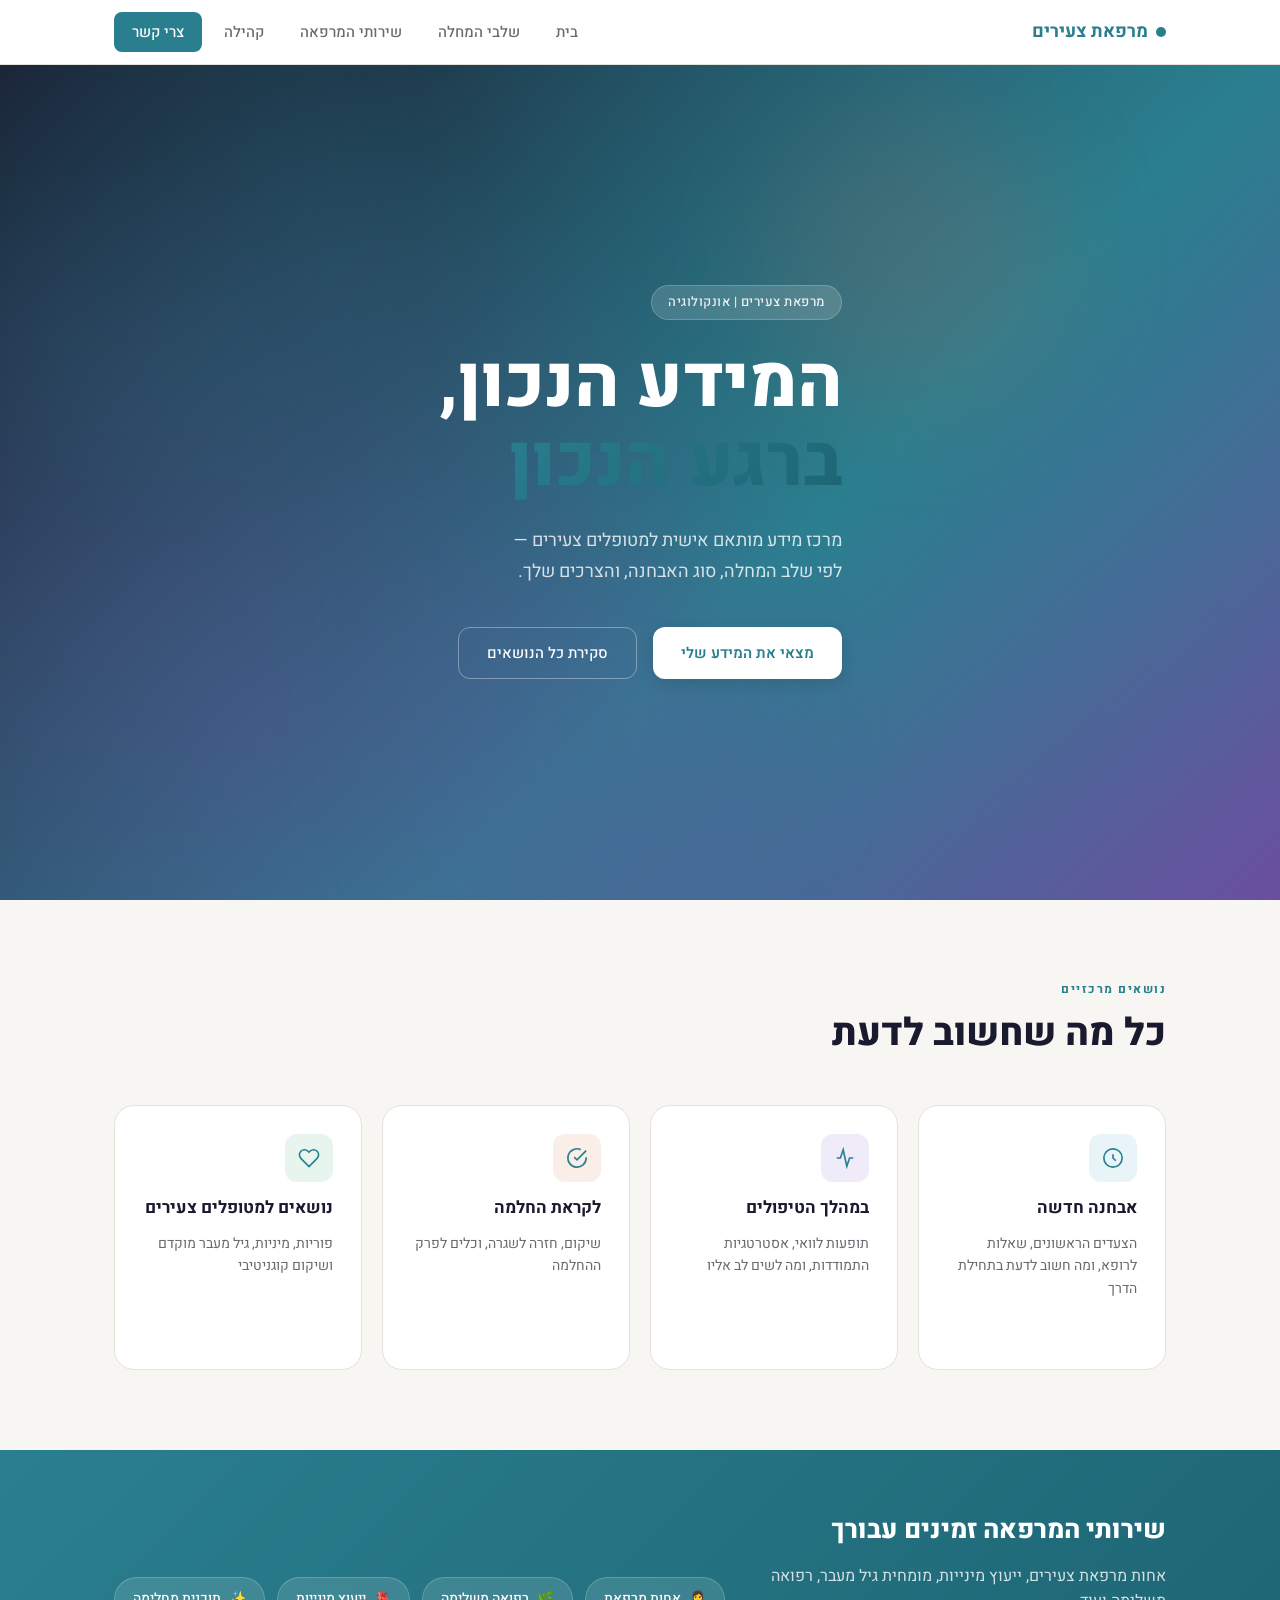
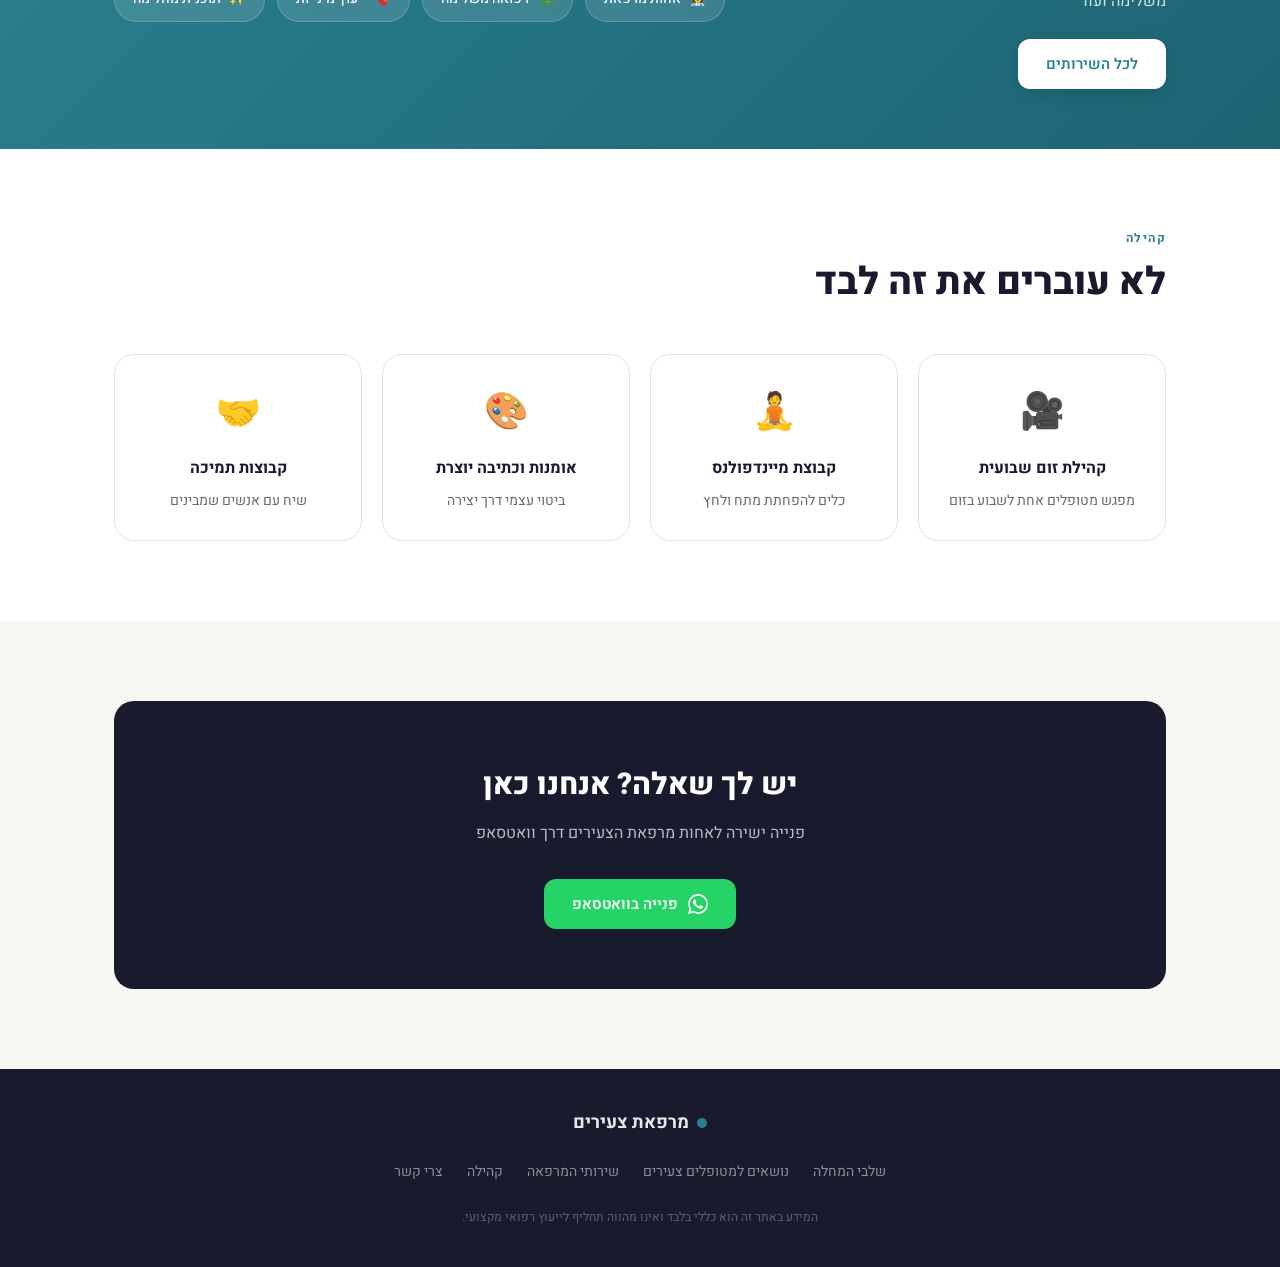
<file: index.html>
<!DOCTYPE html>
<html lang="he" dir="rtl">
<head>
  <meta charset="UTF-8" />
  <meta name="viewport" content="width=device-width, initial-scale=1.0" />
  <title>מרפאת צעירים – מידע ותמיכה</title>
  <link rel="stylesheet" href="style.css" />
  <link rel="preconnect" href="https://fonts.googleapis.com" />
  <link href="https://fonts.googleapis.com/css2?family=Heebo:wght@300;400;500;600;700;800&display=swap" rel="stylesheet" />
</head>
<body>

  <!-- NAVIGATION -->
  <nav class="nav" id="nav">
    <div class="nav-inner">
      <div class="nav-logo">
        <span class="logo-dot"></span>
        מרפאת צעירים
      </div>
      <div class="nav-links">
        <a href="#" onclick="showPage('home')" class="nav-link">בית</a>
        <a href="#" onclick="showPage('stages')" class="nav-link">שלבי המחלה</a>
        <a href="#" onclick="showPage('services')" class="nav-link">שירותי המרפאה</a>
        <a href="#" onclick="showPage('community')" class="nav-link">קהילה</a>
        <a href="#" onclick="showPage('contact')" class="nav-link nav-cta">צרי קשר</a>
      </div>
      <button class="hamburger" id="hamburger" onclick="toggleMenu()">
        <span></span><span></span><span></span>
      </button>
    </div>
    <div class="mobile-menu" id="mobileMenu">
      <a href="#" onclick="showPage('home'); toggleMenu()">בית</a>
      <a href="#" onclick="showPage('stages'); toggleMenu()">שלבי המחלה</a>
      <a href="#" onclick="showPage('services'); toggleMenu()">שירותי המרפאה</a>
      <a href="#" onclick="showPage('community'); toggleMenu()">קהילה</a>
      <a href="#" onclick="showPage('contact'); toggleMenu()">צרי קשר</a>
    </div>
  </nav>

  <!-- ===== PAGE: HOME ===== -->
  <div class="page active" id="page-home">

    <!-- Hero -->
    <section class="hero">
      <div class="hero-bg"></div>
      <div class="container hero-content">
        <div class="hero-badge">מרפאת צעירים | אונקולוגיה</div>
        <h1 class="hero-title">
          המידע הנכון,<br />
          <span class="gradient-text">ברגע הנכון</span>
        </h1>
        <p class="hero-sub">
          מרכז מידע מותאם אישית למטופלים צעירים —<br />
          לפי שלב המחלה, סוג האבחנה, והצרכים שלך.
        </p>
        <div class="hero-actions">
          <button class="btn-primary" onclick="showPage('onboarding')">מצאי את המידע שלי</button>
          <button class="btn-ghost" onclick="showPage('stages')">סקירת כל הנושאים</button>
        </div>
      </div>
      <div class="hero-visual">
        <div class="blob blob-1"></div>
        <div class="blob blob-2"></div>
        <div class="blob blob-3"></div>
      </div>
    </section>

    <!-- Quick Topics -->
    <section class="section">
      <div class="container">
        <div class="section-label">נושאים מרכזיים</div>
        <h2 class="section-title">כל מה שחשוב לדעת</h2>
        <div class="topics-grid">
          <div class="topic-card" onclick="showStage('new')">
            <div class="topic-icon" style="background: var(--teal-light);">
              <svg viewBox="0 0 24 24" fill="none" stroke="currentColor" stroke-width="1.8">
                <circle cx="12" cy="12" r="10"/><path d="M12 8v4l3 3"/>
              </svg>
            </div>
            <h3>אבחנה חדשה</h3>
            <p>הצעדים הראשונים, שאלות לרופא, ומה חשוב לדעת בתחילת הדרך</p>
            <span class="card-arrow">←</span>
          </div>
          <div class="topic-card" onclick="showStage('treatment')">
            <div class="topic-icon" style="background: var(--purple-light);">
              <svg viewBox="0 0 24 24" fill="none" stroke="currentColor" stroke-width="1.8">
                <path d="M3 12h4l3-9 4 18 3-9h4"/>
              </svg>
            </div>
            <h3>במהלך הטיפולים</h3>
            <p>תופעות לוואי, אסטרטגיות התמודדות, ומה לשים לב אליו</p>
            <span class="card-arrow">←</span>
          </div>
          <div class="topic-card" onclick="showStage('recovery')">
            <div class="topic-icon" style="background: var(--coral-light);">
              <svg viewBox="0 0 24 24" fill="none" stroke="currentColor" stroke-width="1.8">
                <path d="M22 11.08V12a10 10 0 1 1-5.93-9.14"/><polyline points="22 4 12 14.01 9 11.01"/>
              </svg>
            </div>
            <h3>לקראת החלמה</h3>
            <p>שיקום, חזרה לשגרה, וכלים לפרק ההחלמה</p>
            <span class="card-arrow">←</span>
          </div>
          <div class="topic-card" onclick="showPage('youngTopics')">
            <div class="topic-icon" style="background: var(--green-light);">
              <svg viewBox="0 0 24 24" fill="none" stroke="currentColor" stroke-width="1.8">
                <path d="M20.84 4.61a5.5 5.5 0 0 0-7.78 0L12 5.67l-1.06-1.06a5.5 5.5 0 0 0-7.78 7.78l1.06 1.06L12 21.23l7.78-7.78 1.06-1.06a5.5 5.5 0 0 0 0-7.78z"/>
              </svg>
            </div>
            <h3>נושאים למטופלים צעירים</h3>
            <p>פוריות, מיניות, גיל מעבר מוקדם ושיקום קוגניטיבי</p>
            <span class="card-arrow">←</span>
          </div>
        </div>
      </div>
    </section>

    <!-- Services Strip -->
    <section class="strip">
      <div class="container">
        <div class="strip-inner">
          <div class="strip-text">
            <h2>שירותי המרפאה זמינים עבורך</h2>
            <p>אחות מרפאת צעירים, ייעוץ מינייות, מומחית גיל מעבר, רפואה משלימה ועוד</p>
            <button class="btn-primary" onclick="showPage('services')">לכל השירותים</button>
          </div>
          <div class="strip-cards">
            <div class="mini-card"><span>👩‍⚕️</span> אחות מרפאת</div>
            <div class="mini-card"><span>🌿</span> רפואה משלימה</div>
            <div class="mini-card"><span>🫀</span> ייעוץ מינייות</div>
            <div class="mini-card"><span>✨</span> תוכנית מחלימה</div>
          </div>
        </div>
      </div>
    </section>

    <!-- Community -->
    <section class="section bg-light">
      <div class="container">
        <div class="section-label">קהילה</div>
        <h2 class="section-title">לא עוברים את זה לבד</h2>
        <div class="community-grid">
          <div class="comm-card" onclick="showPage('community')">
            <div class="comm-icon">🎥</div>
            <h4>קהילת זום שבועית</h4>
            <p>מפגש מטופלים אחת לשבוע בזום</p>
          </div>
          <div class="comm-card" onclick="showPage('community')">
            <div class="comm-icon">🧘</div>
            <h4>קבוצת מיינדפולנס</h4>
            <p>כלים להפחתת מתח ולחץ</p>
          </div>
          <div class="comm-card" onclick="showPage('community')">
            <div class="comm-icon">🎨</div>
            <h4>אומנות וכתיבה יוצרת</h4>
            <p>ביטוי עצמי דרך יצירה</p>
          </div>
          <div class="comm-card" onclick="showPage('community')">
            <div class="comm-icon">🤝</div>
            <h4>קבוצות תמיכה</h4>
            <p>שיח עם אנשים שמבינים</p>
          </div>
        </div>
      </div>
    </section>

    <!-- CTA -->
    <section class="cta-section">
      <div class="container">
        <div class="cta-box">
          <h2>יש לך שאלה? אנחנו כאן</h2>
          <p>פנייה ישירה לאחות מרפאת הצעירים דרך וואטסאפ</p>
          <button class="btn-whatsapp" onclick="showPage('contact')">
            <svg viewBox="0 0 24 24" fill="currentColor"><path d="M17.472 14.382c-.297-.149-1.758-.867-2.03-.967-.273-.099-.471-.148-.67.15-.197.297-.767.966-.94 1.164-.173.199-.347.223-.644.075-.297-.15-1.255-.463-2.39-1.475-.883-.788-1.48-1.761-1.653-2.059-.173-.297-.018-.458.13-.606.134-.133.298-.347.446-.52.149-.174.198-.298.298-.497.099-.198.05-.371-.025-.52-.075-.149-.669-1.612-.916-2.207-.242-.579-.487-.5-.669-.51-.173-.008-.371-.01-.57-.01-.198 0-.52.074-.792.372-.272.297-1.04 1.016-1.04 2.479 0 1.462 1.065 2.875 1.213 3.074.149.198 2.096 3.2 5.077 4.487.709.306 1.262.489 1.694.625.712.227 1.36.195 1.871.118.571-.085 1.758-.719 2.006-1.413.248-.694.248-1.289.173-1.413-.074-.124-.272-.198-.57-.347m-5.421 7.403h-.004a9.87 9.87 0 01-5.031-1.378l-.361-.214-3.741.982.998-3.648-.235-.374a9.86 9.86 0 01-1.51-5.26c.001-5.45 4.436-9.884 9.888-9.884 2.64 0 5.122 1.03 6.988 2.898a9.825 9.825 0 012.893 6.994c-.003 5.45-4.437 9.884-9.885 9.884m8.413-18.297A11.815 11.815 0 0012.05 0C5.495 0 .16 5.335.157 11.892c0 2.096.547 4.142 1.588 5.945L.057 24l6.305-1.654a11.882 11.882 0 005.683 1.448h.005c6.554 0 11.89-5.335 11.893-11.893a11.821 11.821 0 00-3.48-8.413z"/></svg>
            פנייה בוואטסאפ
          </button>
        </div>
      </div>
    </section>

  </div>

  <!-- ===== PAGE: ONBOARDING ===== -->
  <div class="page" id="page-onboarding">
    <section class="section onboarding-section">
      <div class="container onboarding-container">
        <button class="back-btn" onclick="showPage('home')">← חזרה</button>
        <div class="onboard-step" id="step-1">
          <div class="section-label">שלב 1 מתוך 3</div>
          <h2 class="section-title">איפה את/ה בדרך?</h2>
          <div class="onboard-options">
            <div class="onboard-option" onclick="selectStage('new'); nextStep(2)">
              <div class="option-icon">🔍</div>
              <h3>אבחנה חדשה</h3>
              <p>רק קיבלתי את האבחנה</p>
            </div>
            <div class="onboard-option" onclick="selectStage('treatment'); nextStep(2)">
              <div class="option-icon">💊</div>
              <h3>במהלך הטיפולים</h3>
              <p>כרגע עובר/ת טיפולים</p>
            </div>
            <div class="onboard-option" onclick="selectStage('recovery'); nextStep(2)">
              <div class="option-icon">🌱</div>
              <h3>לקראת החלמה</h3>
              <p>סיימתי טיפולים ובתהליך החלמה</p>
            </div>
          </div>
        </div>
        <div class="onboard-step hidden" id="step-2">
          <div class="section-label">שלב 2 מתוך 3</div>
          <h2 class="section-title">מה סוג האבחנה?</h2>
          <div class="onboard-options">
            <div class="onboard-option" onclick="selectDiagnosis('breast'); nextStep(3)">
              <div class="option-icon">🩷</div>
              <h3>סרטן השד</h3>
            </div>
            <div class="onboard-option" onclick="selectDiagnosis('colon'); nextStep(3)">
              <div class="option-icon">🫁</div>
              <h3>סרטן המעי</h3>
            </div>
            <div class="onboard-option" onclick="selectDiagnosis('other'); nextStep(3)">
              <div class="option-icon">⚕️</div>
              <h3>אחר</h3>
            </div>
          </div>
        </div>
        <div class="onboard-step hidden" id="step-3">
          <div class="section-label">שלב 3 מתוך 3</div>
          <h2 class="section-title">מה הכי חשוב לך כרגע?</h2>
          <div class="onboard-options onboard-options-4">
            <div class="onboard-option" onclick="selectNeed('fertility')">
              <div class="option-icon">🌸</div>
              <h3>שימור פוריות</h3>
            </div>
            <div class="onboard-option" onclick="selectNeed('sexuality')">
              <div class="option-icon">💜</div>
              <h3>מיניות ותפקוד</h3>
            </div>
            <div class="onboard-option" onclick="selectNeed('cognitive')">
              <div class="option-icon">🧠</div>
              <h3>זיכרון וריכוז</h3>
            </div>
            <div class="onboard-option" onclick="selectNeed('community')">
              <div class="option-icon">🤝</div>
              <h3>קהילה ותמיכה</h3>
            </div>
          </div>
          <button class="btn-primary mt-2" onclick="showPersonalized()">הצגת המידע שלי</button>
        </div>
      </div>
    </section>
  </div>

  <!-- ===== PAGE: STAGES ===== -->
  <div class="page" id="page-stages">
    <section class="page-hero page-hero-teal">
      <div class="container">
        <button class="back-btn light" onclick="showPage('home')">← חזרה</button>
        <h1>מידע לפי שלב המחלה</h1>
        <p>בחרי את השלב הרלוונטי עבורך</p>
      </div>
    </section>
    <section class="section">
      <div class="container">
        <div class="stage-tabs">
          <button class="stage-tab active" onclick="showStageTab('new', this)">אבחנה חדשה</button>
          <button class="stage-tab" onclick="showStageTab('treatment', this)">במהלך הטיפולים</button>
          <button class="stage-tab" onclick="showStageTab('recovery', this)">לקראת החלמה</button>
        </div>

        <!-- New Diagnosis -->
        <div class="stage-content active" id="stage-new">
          <div class="info-grid">
            <div class="info-card">
              <div class="info-card-header teal">מה חשוב לדעת בתחילת הדרך</div>
              <div class="info-card-body">
                <ul>
                  <li>יש זמן לקבל חוות דעת שנייה — אל תמהרי להחליט</li>
                  <li>הביאי מישהו קרוב לפגישות עם הרופא</li>
                  <li>מותר לא לדעת הכול מיד</li>
                  <li>רשמי את כל השאלות שעולות לך</li>
                  <li>בקשי מהצוות הסבר בשפה פשוטה</li>
                </ul>
              </div>
            </div>
            <div class="info-card">
              <div class="info-card-header purple">שאלות לשאול את הרופא</div>
              <div class="info-card-body">
                <ul>
                  <li>מה בדיוק האבחנה ומה השלב?</li>
                  <li>מה אפשרויות הטיפול ומה ההמלצה?</li>
                  <li>מה תופעות הלוואי הצפויות?</li>
                  <li>האם יש השלכות על פוריות ומה האפשרויות?</li>
                  <li>מתי מתחילים ומה ציר הזמן?</li>
                  <li>למי פונה במקרה חירום?</li>
                </ul>
              </div>
            </div>
            <div class="info-card">
              <div class="info-card-header coral">הצעדים הראשונים לאחר האבחנה</div>
              <div class="info-card-body">
                <ol>
                  <li>קביעת פגישה עם אחות מרפאת הצעירים</li>
                  <li>בדיקת אפשרויות שימור פוריות לפני תחילת טיפול</li>
                  <li>הסדרת ביטוחים ורצף תעסוקתי</li>
                  <li>יצירת רשת תמיכה — משפחה וחברים</li>
                  <li>הצטרפות לקהילת המטופלים</li>
                </ol>
              </div>
            </div>
            <div class="info-card">
              <div class="info-card-header green">מידע לפי סוג האבחנה</div>
              <div class="info-card-body">
                <div class="diag-btn-group">
                  <button class="diag-btn" onclick="showDiag('breast')">🩷 סרטן השד</button>
                  <button class="diag-btn" onclick="showDiag('colon')">🫁 סרטן המעי</button>
                </div>
                <div class="diag-content hidden" id="diag-breast">
                  <strong>סרטן השד:</strong>
                  <ul>
                    <li>לימפאדמה — מה היא וכיצד למנוע</li>
                    <li>שימור פוריות לפני כימותרפיה</li>
                    <li>שינויים בדימוי הגוף — תמיכה ומשאבים</li>
                  </ul>
                </div>
                <div class="diag-content hidden" id="diag-colon">
                  <strong>סרטן המעי:</strong>
                  <ul>
                    <li>סטומה — מידע, הסתגלות וחיים מלאים</li>
                    <li>פיזיותרפיה לרצפת אגן</li>
                    <li>תזונה מותאמת לאחר הניתוח</li>
                  </ul>
                </div>
              </div>
            </div>
          </div>
        </div>

        <!-- Treatment -->
        <div class="stage-content" id="stage-treatment">
          <div class="info-grid">
            <div class="info-card">
              <div class="info-card-header teal">תופעות לוואי נפוצות</div>
              <div class="info-card-body">
                <ul>
                  <li><strong>עייפות:</strong> מנוחה מתוכננת, פעילות מתונה</li>
                  <li><strong>בחילות:</strong> ארוחות קטנות ותכופות, הימנעות מריחות חזקים</li>
                  <li><strong>נשירת שיער:</strong> הכנה מנטלית, פאות ועזרים</li>
                  <li><strong>שינויים בדם:</strong> מעקב סדיר, הימנעות מהמון</li>
                  <li><strong>כאבים:</strong> לדווח לצוות — אל לסבול בשקט</li>
                </ul>
              </div>
            </div>
            <div class="info-card">
              <div class="info-card-header purple">למה לשים לב</div>
              <div class="info-card-body">
                <div class="alert-item red">חום מעל 38° — פנייה מיידית לצוות</div>
                <div class="alert-item red">קצב לב מהיר, קשיי נשימה — פנייה לחדר מיון</div>
                <div class="alert-item yellow">שינוי פתאומי בתפקוד — עדכון הצוות</div>
                <div class="alert-item yellow">כאב חזק שלא נשלט בתרופות</div>
                <div class="alert-item green">שמרי על תיעוד של תסמינים יומיים</div>
              </div>
            </div>
            <div class="info-card">
              <div class="info-card-header coral">אסטרטגיות להתמודדות</div>
              <div class="info-card-body">
                <ul>
                  <li>שגרה יומית ולו קטנה — מייצבת</li>
                  <li>שיח פתוח עם הסביבה על הצרכים שלך</li>
                  <li>אל תוותרי על דברים שמשמחים אותך</li>
                  <li>קהילת הזום השבועית — שמעי מניסיון של אחרות</li>
                  <li>קבוצת מיינדפולנס לניהול חרדה ומתח</li>
                  <li>מותר לבקש עזרה</li>
                </ul>
              </div>
            </div>
            <div class="info-card">
              <div class="info-card-header green">שיקום קוגניטיבי — "Brain Fog"</div>
              <div class="info-card-body">
                <p class="info-note">קשיים בריכוז וזיכרון במהלך הטיפולים הם תופעה נפוצה ומוכרת.</p>
                <ul>
                  <li>רשמי רשימות ותזכורות</li>
                  <li>חלקי משימות לחלקים קטנים</li>
                  <li>הגבלת גירויים ומולטי-טאסקינג</li>
                  <li>שינה מספקת — בסיס לתפקוד</li>
                  <li>פנייה לייעוץ נוירו-קוגניטיבי אם נדרש</li>
                </ul>
              </div>
            </div>
          </div>
        </div>

        <!-- Recovery -->
        <div class="stage-content" id="stage-recovery">
          <div class="info-grid">
            <div class="info-card">
              <div class="info-card-header teal">תוכנית שיקום</div>
              <div class="info-card-body">
                <p class="info-note">ההחלמה לוקחת זמן — ועוד זה בסדר.</p>
                <ul>
                  <li>בדיקות מעקב תקופתיות עם הצוות</li>
                  <li>פיזיותרפיה מותאמת לשיקום גופני</li>
                  <li>תוכנית מחלימה מלווה של המרפאה</li>
                  <li>ייעוץ תזונתי לחידוש כוחות</li>
                  <li>חידוש פעילות גופנית בהדרגה</li>
                </ul>
              </div>
            </div>
            <div class="info-card">
              <div class="info-card-header purple">חזרה הדרגתית לשגרה</div>
              <div class="info-card-body">
                <ul>
                  <li>חזרה לעבודה — בשלבים, בתיאום עם המעסיק</li>
                  <li>זכויות עובד לאחר מחלה — מומלץ להתייעץ</li>
                  <li>שיח עם הסביבה הקרובה על הצרכים שהשתנו</li>
                  <li>מותר שדברים יהיו שונים מאיך שהיו</li>
                  <li>קבלת עזרה פסיכולוגית אם מתקשים</li>
                </ul>
              </div>
            </div>
            <div class="info-card">
              <div class="info-card-header coral">שיקום גופני</div>
              <div class="info-card-body">
                <ul>
                  <li>הליכה יומית — התחלה מ-10 דקות</li>
                  <li>עבודה עם פיזיותרפיסט מוסמך</li>
                  <li>יוגה ופילאטיס — מתאימים לאחר טיפולים</li>
                  <li>בריכה — שיקום עדין ומאזן</li>
                  <li>הקשבה לגוף — עצרי כשכואב</li>
                </ul>
              </div>
            </div>
            <div class="info-card">
              <div class="info-card-header green">שיקום קוגניטיבי</div>
              <div class="info-card-body">
                <ul>
                  <li>תרגילי זיכרון וריכוז — אפליקציות ייעודיות</li>
                  <li>קריאה והשתתפות בפעילויות מגרות</li>
                  <li>שגרה קבועה — מייצבת את המוח</li>
                  <li>הפחתת מתח דרך מיינדפולנס</li>
                  <li>שיקום קוגניטיבי מקצועי — זמין במרפאה</li>
                </ul>
              </div>
            </div>
          </div>
        </div>
      </div>
    </section>
  </div>

  <!-- ===== PAGE: YOUNG TOPICS ===== -->
  <div class="page" id="page-youngTopics">
    <section class="page-hero page-hero-purple">
      <div class="container">
        <button class="back-btn light" onclick="showPage('home')">← חזרה</button>
        <h1>נושאים ייחודיים למטופלים צעירים</h1>
        <p>המידע הנכון לגיל שלך ולצרכים הספציפיים שלך</p>
      </div>
    </section>
    <section class="section">
      <div class="container">
        <div class="accordion-list">
          <div class="accordion-item">
            <div class="accordion-header" onclick="toggleAccordion(this)">
              <span>🌸 שימור פוריות</span>
              <span class="accordion-arrow">↓</span>
            </div>
            <div class="accordion-body">
              <p>שימור פוריות הוא נושא קריטי לפני תחילת טיפולים כימותרפיים או הקרנות. חשוב לשוחח עם הצוות עוד לפני תחילת הטיפול.</p>
              <ul>
                <li>הקפאת ביציות — האפשרות הנפוצה ביותר</li>
                <li>הקפאת עוברים — למי שיש בן/בת זוג</li>
                <li>הקפאת רקמת שחלה — אפשרות בשלבים מסוימים</li>
                <li>התייעצות עם מומחה פוריות — מומלץ לפני כל טיפול</li>
                <li>הכיסוי הביטוחי — בדקי את זכויותיך</li>
              </ul>
              <div class="topic-cta">
                <button class="btn-small" onclick="showPage('services')">לפגישה עם אחות מרפאת צעירים</button>
              </div>
            </div>
          </div>
          <div class="accordion-item">
            <div class="accordion-header" onclick="toggleAccordion(this)">
              <span>💜 מיניות ותפקוד מיני</span>
              <span class="accordion-arrow">↓</span>
            </div>
            <div class="accordion-body">
              <p>טיפולים אונקולוגיים עשויים להשפיע על התפקוד המיני — זהו נושא לגיטימי ומוכר שחשוב לדבר עליו.</p>
              <ul>
                <li>שינויים בחשק המיני — תופעה שכיחה</li>
                <li>יובש בנרתיק וכאב — טיפולים זמינים</li>
                <li>שינויים בדימוי גוף ובביטחון העצמי</li>
                <li>שיח פתוח עם בן/בת הזוג — חשוב ומאחד</li>
                <li>ייעוץ עם מטפלת מינית — שירות זמין במרפאה</li>
              </ul>
              <div class="topic-cta">
                <button class="btn-small" onclick="showPage('services')">לייעוץ עם מטפלת מינית</button>
              </div>
            </div>
          </div>
          <div class="accordion-item">
            <div class="accordion-header" onclick="toggleAccordion(this)">
              <span>🌡️ תסמיני גיל מעבר מוקדם</span>
              <span class="accordion-arrow">↓</span>
            </div>
            <div class="accordion-body">
              <p>חלק מהטיפולים עשויים לגרום לגיל מעבר מוקדם — גם בנשים צעירות. הסימפטומים ניתנים לטיפול.</p>
              <ul>
                <li>גלי חום — ניהול ושיטות הקלה</li>
                <li>שינויים במצב הרוח — מעקב ותמיכה</li>
                <li>קשיי שינה — עצות פרקטיות</li>
                <li>שינויים בצפיפות עצם — מעקב ומניעה</li>
                <li>טיפול הורמונלי — שיח עם הרופא</li>
              </ul>
              <div class="topic-cta">
                <button class="btn-small" onclick="showPage('services')">לפגישה עם מומחית גיל מעבר</button>
              </div>
            </div>
          </div>
          <div class="accordion-item">
            <div class="accordion-header" onclick="toggleAccordion(this)">
              <span>🧠 שינויים בזיכרון ובריכוז</span>
              <span class="accordion-arrow">↓</span>
            </div>
            <div class="accordion-body">
              <p>"כימו-מוח" (Chemo Brain) — קשיים קוגניטיביים בזמן ואחרי טיפולים. תופעה מוכרת שניתן להתמודד איתה.</p>
              <ul>
                <li>קשיי ריכוז — נורמלי ולא מעיד על נזק קבוע</li>
                <li>שכחנות — כלים ואסטרטגיות פרקטיות</li>
                <li>עיבוד אינפורמציה איטי יותר — תכנון מותאם</li>
                <li>תרגול קוגניטיבי — שיטות ואפליקציות</li>
                <li>שיקום נוירו-קוגניטיבי — זמין על פי הצורך</li>
              </ul>
            </div>
          </div>
          <div class="accordion-item">
            <div class="accordion-header" onclick="toggleAccordion(this)">
              <span>🩷 לימפאדמה — סרטן השד</span>
              <span class="accordion-arrow">↓</span>
            </div>
            <div class="accordion-body">
              <p>לימפאדמה היא נפיחות הנגרמת מנזק למערכת הלימפה — ניתן למנוע ולטפל.</p>
              <ul>
                <li>סימנים מוקדמים — כובד ביד, נפיחות</li>
                <li>מניעה — תרגילים ועיסוי עצמי</li>
                <li>לבוש לחץ — מדידה מקצועית</li>
                <li>לימפודרין — טיפול מקצועי</li>
                <li>הימנעות מחום, עומס וחבלה ביד</li>
              </ul>
            </div>
          </div>
          <div class="accordion-item">
            <div class="accordion-header" onclick="toggleAccordion(this)">
              <span>🫁 סטומה — סרטן המעי</span>
              <span class="accordion-arrow">↓</span>
            </div>
            <div class="accordion-body">
              <p>חיים עם סטומה — הסתגלות, למידה וחיים מלאים ואיכותיים.</p>
              <ul>
                <li>הכרת ציוד הסטומה והחלפה נכונה</li>
                <li>תזונה מותאמת</li>
                <li>שחייה וספורט עם סטומה — אפשרי!</li>
                <li>חיי מין עם סטומה — שיח פתוח</li>
                <li>פיזיותרפיה לרצפת האגן</li>
              </ul>
            </div>
          </div>
        </div>
      </div>
    </section>
  </div>

  <!-- ===== PAGE: SERVICES ===== -->
  <div class="page" id="page-services">
    <section class="page-hero page-hero-coral">
      <div class="container">
        <button class="back-btn light" onclick="showPage('home')">← חזרה</button>
        <h1>שירותי המרפאה</h1>
        <p>הצוות שלנו כאן עבורך — בכל שלב ובכל צורך</p>
      </div>
    </section>
    <section class="section">
      <div class="container">
        <div class="services-grid">
          <div class="service-card">
            <div class="service-icon teal">
              <svg viewBox="0 0 24 24" fill="none" stroke="currentColor" stroke-width="1.8"><path d="M20 21v-2a4 4 0 0 0-4-4H8a4 4 0 0 0-4 4v2"/><circle cx="12" cy="7" r="4"/></svg>
            </div>
            <h3>אחות מרפאת צעירים</h3>
            <p>הנקודה הראשונה לפנייה. האחות מלווה את המטופל לאורך כל הדרך, עונה על שאלות, ומחברת לשירותים הנדרשים.</p>
            <div class="service-tags">
              <span class="tag">ליווי אישי</span>
              <span class="tag">תיאום טיפול</span>
              <span class="tag">מידע</span>
            </div>
            <button class="btn-service" onclick="showPage('contact')">לפגישה</button>
          </div>
          <div class="service-card">
            <div class="service-icon purple">
              <svg viewBox="0 0 24 24" fill="none" stroke="currentColor" stroke-width="1.8"><path d="M20.84 4.61a5.5 5.5 0 0 0-7.78 0L12 5.67l-1.06-1.06a5.5 5.5 0 0 0-7.78 7.78l1.06 1.06L12 21.23l7.78-7.78 1.06-1.06a5.5 5.5 0 0 0 0-7.78z"/></svg>
            </div>
            <h3>ייעוץ עם מטפלת מינית</h3>
            <p>טיפולים אונקולוגיים משפיעים על התפקוד המיני. המטפלת המינית מסייעת בהתמודדות עם שינויים אלה בסביבה בטוחה ולא שיפוטית.</p>
            <div class="service-tags">
              <span class="tag">פרטיות מלאה</span>
              <span class="tag">זוגות ויחידים</span>
            </div>
            <button class="btn-service" onclick="showPage('contact')">לקביעת פגישה</button>
          </div>
          <div class="service-card">
            <div class="service-icon coral">
              <svg viewBox="0 0 24 24" fill="none" stroke="currentColor" stroke-width="1.8"><circle cx="12" cy="12" r="10"/><path d="M12 8v4l3 3"/></svg>
            </div>
            <h3>מומחית לתסמיני גיל מעבר</h3>
            <p>מתמחה בתסמיני גיל מעבר מוקדם הנגרם כתוצאה מטיפולים — גלי חום, שינויים הורמונליים וטיפולים מותאמים.</p>
            <div class="service-tags">
              <span class="tag">תסמיני גיל מעבר</span>
              <span class="tag">טיפול הורמונלי</span>
            </div>
            <button class="btn-service" onclick="showPage('contact')">לקביעת פגישה</button>
          </div>
          <div class="service-card">
            <div class="service-icon green">
              <svg viewBox="0 0 24 24" fill="none" stroke="currentColor" stroke-width="1.8"><path d="M3 9l9-7 9 7v11a2 2 0 0 1-2 2H5a2 2 0 0 1-2-2z"/><polyline points="9 22 9 12 15 12 15 22"/></svg>
            </div>
            <h3>רפואה משלימה</h3>
            <p>שילוב טיפולים משלימים — דיקור, רפלקסולוגיה, ועיסוי טיפולי — להפחתת תופעות לוואי ושיפור איכות החיים.</p>
            <div class="service-tags">
              <span class="tag">דיקור</span>
              <span class="tag">רפלקסולוגיה</span>
              <span class="tag">עיסוי</span>
            </div>
            <button class="btn-service" onclick="showPage('contact')">לתיאום</button>
          </div>
          <div class="service-card service-card-wide">
            <div class="service-icon teal">
              <svg viewBox="0 0 24 24" fill="none" stroke="currentColor" stroke-width="1.8"><path d="M22 11.08V12a10 10 0 1 1-5.93-9.14"/><polyline points="22 4 12 14.01 9 11.01"/></svg>
            </div>
            <h3>תוכנית מחלימה מלווה</h3>
            <p>תוכנית מובנית לתקופת ההחלמה — מותאמת אישית, הכוללת שיקום גופני, קוגניטיבי ורגשי. ליווי מקצועי לאורך כל הדרך חזרה לשגרה.</p>
            <div class="service-tags">
              <span class="tag">שיקום גופני</span>
              <span class="tag">שיקום קוגניטיבי</span>
              <span class="tag">תמיכה רגשית</span>
              <span class="tag">ליווי אישי</span>
            </div>
            <button class="btn-service" onclick="showPage('contact')">לפרטים נוספים</button>
          </div>
        </div>
      </div>
    </section>
  </div>

  <!-- ===== PAGE: COMMUNITY ===== -->
  <div class="page" id="page-community">
    <section class="page-hero page-hero-green">
      <div class="container">
        <button class="back-btn light" onclick="showPage('home')">← חזרה</button>
        <h1>קהילה ותמיכה</h1>
        <p>לא עוברים את זה לבד — הקהילה שלנו כאן בשבילך</p>
      </div>
    </section>
    <section class="section">
      <div class="container">
        <div class="community-detail-grid">
          <div class="comm-detail-card">
            <div class="comm-detail-header">
              <span class="comm-emoji">🎥</span>
              <div>
                <h3>קהילת מטופלים בזום</h3>
                <span class="comm-freq">אחת לשבוע</span>
              </div>
            </div>
            <p>מפגש שבועי בזום עם מטופלים ומחלימים. מקום לשתף, להקשיב ולקבל כוח ממי שמבין מהניסיון שלו.</p>
            <ul>
              <li>קבוצה פתוחה ומזמינה</li>
              <li>נוכחות צוות מקצועי</li>
              <li>פגישות בין 45-60 דקות</li>
              <li>אין חובה להפעיל מצלמה</li>
            </ul>
            <button class="btn-service" onclick="showPage('contact')">לפרטי ההצטרפות</button>
          </div>
          <div class="comm-detail-card">
            <div class="comm-detail-header">
              <span class="comm-emoji">🧘</span>
              <div>
                <h3>קבוצת מיינדפולנס</h3>
                <span class="comm-freq">מפגשים שבועיים</span>
              </div>
            </div>
            <p>כלים מעשיים להפחתת חרדה, ניהול כאב ומתח. המיינדפולנס הוכח מחקרית כמסייע לאיכות חיים בזמן טיפול ואחריו.</p>
            <ul>
              <li>מדיטציה מודרכת</li>
              <li>נשימות והרפיה</li>
              <li>כלים ליומיום</li>
              <li>מתאים לכל רמה</li>
            </ul>
            <button class="btn-service" onclick="showPage('contact')">לפרטים</button>
          </div>
          <div class="comm-detail-card">
            <div class="comm-detail-header">
              <span class="comm-emoji">🎨</span>
              <div>
                <h3>אומנות וכתיבה יוצרת</h3>
                <span class="comm-freq">סדנאות חודשיות</span>
              </div>
            </div>
            <p>ביטוי עצמי דרך יצירה — ציור, קולאז', כתיבה ועוד. מחקרים מראים שיצירה תורמת לעיבוד רגשי ולהחלמה.</p>
            <ul>
              <li>אין צורך בניסיון קודם</li>
              <li>סביבה לא שיפוטית</li>
              <li>חיבור לקהילה דרך יצירה</li>
              <li>חומרים מסופקים</li>
            </ul>
            <button class="btn-service" onclick="showPage('contact')">לפרטים</button>
          </div>
          <div class="comm-detail-card">
            <div class="comm-detail-header">
              <span class="comm-emoji">🤝</span>
              <div>
                <h3>קבוצות תמיכה למטופלים</h3>
                <span class="comm-freq">לפי אבחנה ושלב</span>
              </div>
            </div>
            <p>קבוצות קטנות ואינטימיות לפי סוג האבחנה ושלב המחלה. מלווה על ידי מנחה מקצועי.</p>
            <ul>
              <li>קבוצה לסרטן השד</li>
              <li>קבוצה לסרטן המעי</li>
              <li>קבוצה למחלימים</li>
              <li>קבוצה לבני ובנות זוג</li>
            </ul>
            <button class="btn-service" onclick="showPage('contact')">לפרטים</button>
          </div>
        </div>
      </div>
    </section>
  </div>

  <!-- ===== PAGE: CONTACT ===== -->
  <div class="page" id="page-contact">
    <section class="page-hero page-hero-teal">
      <div class="container">
        <button class="back-btn light" onclick="showPage('home')">← חזרה</button>
        <h1>צרי קשר</h1>
        <p>אנחנו כאן בשבילך — בחרי את הדרך הנוחה לך</p>
      </div>
    </section>
    <section class="section">
      <div class="container contact-container">
        <div class="contact-main">
          <div class="contact-card whatsapp-card">
            <div class="contact-icon">
              <svg viewBox="0 0 24 24" fill="currentColor" class="wa-icon"><path d="M17.472 14.382c-.297-.149-1.758-.867-2.03-.967-.273-.099-.471-.148-.67.15-.197.297-.767.966-.94 1.164-.173.199-.347.223-.644.075-.297-.15-1.255-.463-2.39-1.475-.883-.788-1.48-1.761-1.653-2.059-.173-.297-.018-.458.13-.606.134-.133.298-.347.446-.52.149-.174.198-.298.298-.497.099-.198.05-.371-.025-.52-.075-.149-.669-1.612-.916-2.207-.242-.579-.487-.5-.669-.51-.173-.008-.371-.01-.57-.01-.198 0-.52.074-.792.372-.272.297-1.04 1.016-1.04 2.479 0 1.462 1.065 2.875 1.213 3.074.149.198 2.096 3.2 5.077 4.487.709.306 1.262.489 1.694.625.712.227 1.36.195 1.871.118.571-.085 1.758-.719 2.006-1.413.248-.694.248-1.289.173-1.413-.074-.124-.272-.198-.57-.347m-5.421 7.403h-.004a9.87 9.87 0 01-5.031-1.378l-.361-.214-3.741.982.998-3.648-.235-.374a9.86 9.86 0 01-1.51-5.26c.001-5.45 4.436-9.884 9.888-9.884 2.64 0 5.122 1.03 6.988 2.898a9.825 9.825 0 012.893 6.994c-.003 5.45-4.437 9.884-9.885 9.884m8.413-18.297A11.815 11.815 0 0012.05 0C5.495 0 .16 5.335.157 11.892c0 2.096.547 4.142 1.588 5.945L.057 24l6.305-1.654a11.882 11.882 0 005.683 1.448h.005c6.554 0 11.89-5.335 11.893-11.893a11.821 11.821 0 00-3.48-8.413z"/></svg>
            </div>
            <h3>וואטסאפ — אחות מרפאת</h3>
            <p>הדרך המהירה ביותר לפנייה ישירה לאחות מרפאת הצעירים. תגובה בשעות הפעילות.</p>
            <a class="btn-whatsapp large" href="https://wa.me/972000000000" target="_blank">
              <svg viewBox="0 0 24 24" fill="currentColor"><path d="M17.472 14.382c-.297-.149-1.758-.867-2.03-.967-.273-.099-.471-.148-.67.15-.197.297-.767.966-.94 1.164-.173.199-.347.223-.644.075-.297-.15-1.255-.463-2.39-1.475-.883-.788-1.48-1.761-1.653-2.059-.173-.297-.018-.458.13-.606.134-.133.298-.347.446-.52.149-.174.198-.298.298-.497.099-.198.05-.371-.025-.52-.075-.149-.669-1.612-.916-2.207-.242-.579-.487-.5-.669-.51-.173-.008-.371-.01-.57-.01-.198 0-.52.074-.792.372-.272.297-1.04 1.016-1.04 2.479 0 1.462 1.065 2.875 1.213 3.074.149.198 2.096 3.2 5.077 4.487.709.306 1.262.489 1.694.625.712.227 1.36.195 1.871.118.571-.085 1.758-.719 2.006-1.413.248-.694.248-1.289.173-1.413-.074-.124-.272-.198-.57-.347m-5.421 7.403h-.004a9.87 9.87 0 01-5.031-1.378l-.361-.214-3.741.982.998-3.648-.235-.374a9.86 9.86 0 01-1.51-5.26c.001-5.45 4.436-9.884 9.888-9.884 2.64 0 5.122 1.03 6.988 2.898a9.825 9.825 0 012.893 6.994c-.003 5.45-4.437 9.884-9.885 9.884m8.413-18.297A11.815 11.815 0 0012.05 0C5.495 0 .16 5.335.157 11.892c0 2.096.547 4.142 1.588 5.945L.057 24l6.305-1.654a11.882 11.882 0 005.683 1.448h.005c6.554 0 11.89-5.335 11.893-11.893a11.821 11.821 0 00-3.48-8.413z"/></svg>
              שלחי הודעה
            </a>
            <p class="contact-note">שעות פעילות: א׳-ה׳ 08:00–16:00</p>
          </div>
          <div class="contact-card form-card">
            <h3>השאירי פרטים ונחזור אליך</h3>
            <form class="contact-form" onsubmit="submitForm(event)">
              <div class="form-row">
                <div class="form-group">
                  <label>שם מלא</label>
                  <input type="text" placeholder="שמך" required />
                </div>
                <div class="form-group">
                  <label>טלפון</label>
                  <input type="tel" placeholder="050-0000000" required />
                </div>
              </div>
              <div class="form-group">
                <label>נושא הפנייה</label>
                <select>
                  <option value="">בחרי נושא</option>
                  <option>פגישה עם אחות מרפאת</option>
                  <option>ייעוץ מיניות</option>
                  <option>מומחית גיל מעבר</option>
                  <option>רפואה משלימה</option>
                  <option>תוכנית מחלימה</option>
                  <option>קהילה וקבוצות</option>
                  <option>אחר</option>
                </select>
              </div>
              <div class="form-group">
                <label>הודעה (אופציונלי)</label>
                <textarea rows="3" placeholder="ספרי לנו במה נוכל לעזור..."></textarea>
              </div>
              <button type="submit" class="btn-primary w-full">שלחי פנייה</button>
            </form>
            <div class="form-success hidden" id="formSuccess">
              <div class="success-icon">✓</div>
              <h4>הפנייה נשלחה!</h4>
              <p>ניצור איתך קשר בהקדם האפשרי.</p>
            </div>
          </div>
        </div>
      </div>
    </section>
  </div>

  <!-- Footer -->
  <footer class="footer">
    <div class="container footer-inner">
      <div class="footer-logo">
        <span class="logo-dot"></span>
        מרפאת צעירים
      </div>
      <div class="footer-links">
        <a href="#" onclick="showPage('stages')">שלבי המחלה</a>
        <a href="#" onclick="showPage('youngTopics')">נושאים למטופלים צעירים</a>
        <a href="#" onclick="showPage('services')">שירותי המרפאה</a>
        <a href="#" onclick="showPage('community')">קהילה</a>
        <a href="#" onclick="showPage('contact')">צרי קשר</a>
      </div>
      <p class="footer-note">המידע באתר זה הוא כללי בלבד ואינו מהווה תחליף לייעוץ רפואי מקצועי.</p>
    </div>
  </footer>

  <script src="app.js"></script>
</body>
</html>
</file>
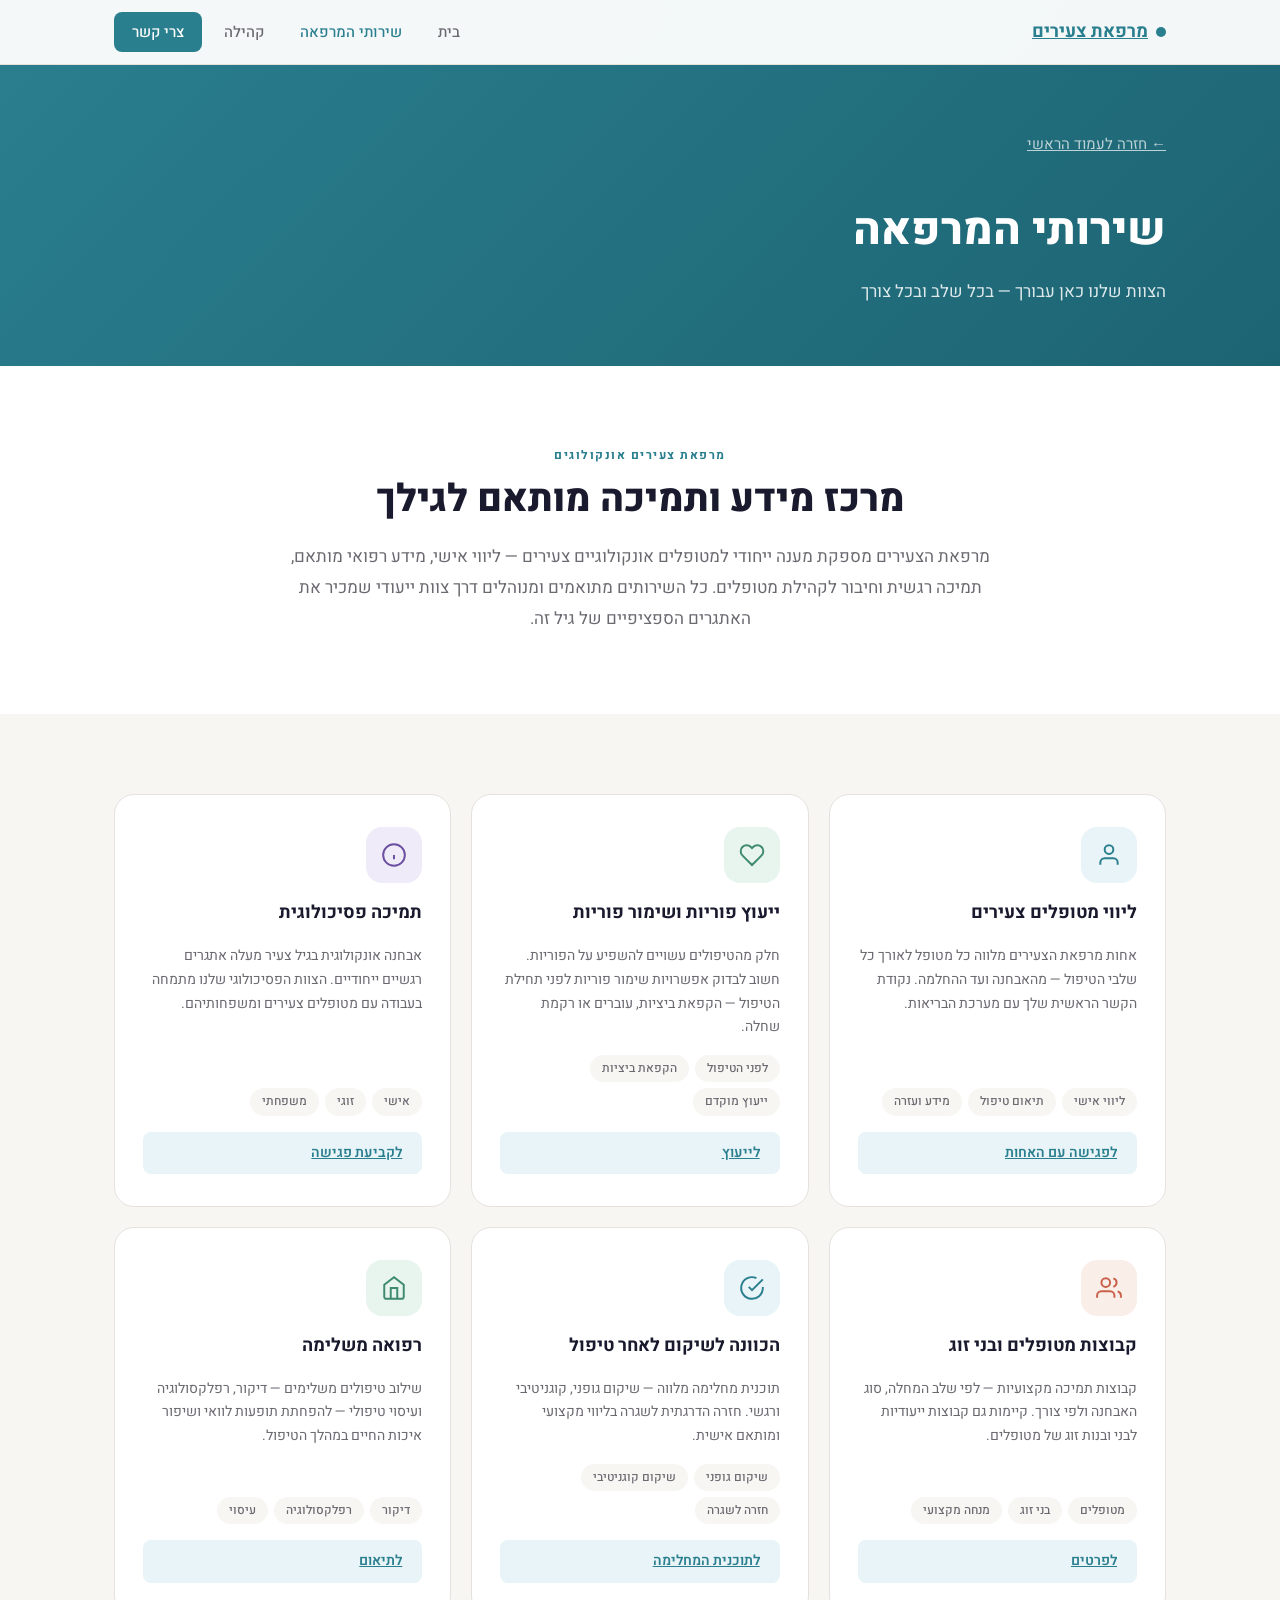
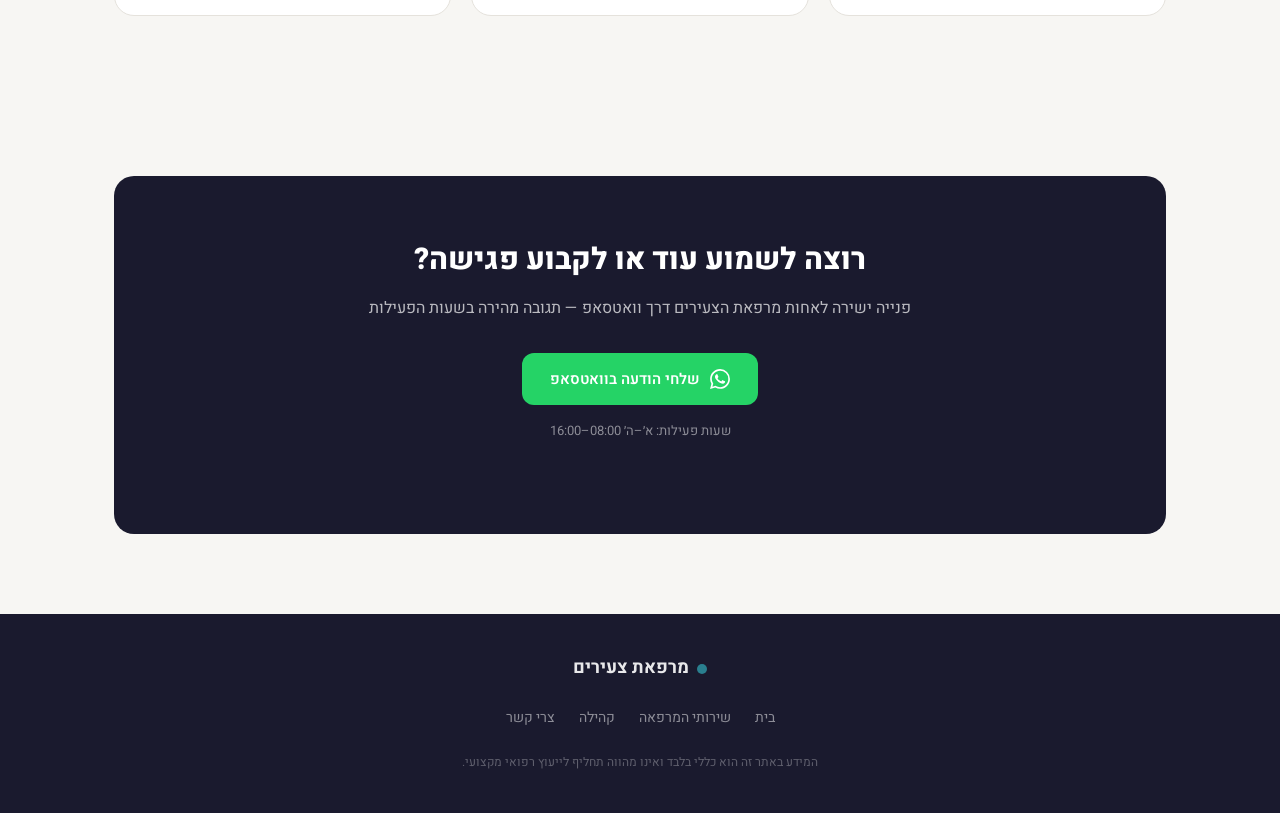
<file: clinic.html>
<!DOCTYPE html>
<html lang="he" dir="rtl">
<head>
  <meta charset="UTF-8" />
  <meta name="viewport" content="width=device-width, initial-scale=1.0" />
  <title>שירותי המרפאה | מרפאת צעירים אונקולוגים</title>
  <link rel="stylesheet" href="style.css" />
  <link rel="preconnect" href="https://fonts.googleapis.com" />
  <link href="https://fonts.googleapis.com/css2?family=Heebo:wght@300;400;500;600;700;800&display=swap" rel="stylesheet" />
</head>
<body>

  <!-- NAV -->
  <nav class="nav" id="nav">
    <div class="nav-inner">
      <a class="nav-logo" href="index.html">
        <span class="logo-dot"></span>
        מרפאת צעירים
      </a>
      <div class="nav-links">
        <a href="index.html" class="nav-link">בית</a>
        <a href="clinic.html" class="nav-link" style="color: var(--teal);">שירותי המרפאה</a>
        <a href="index.html" class="nav-link">קהילה</a>
        <a href="#contact" class="nav-link nav-cta">צרי קשר</a>
      </div>
      <button class="hamburger" id="hamburger" onclick="toggleMenu()">
        <span></span><span></span><span></span>
      </button>
    </div>
    <div class="mobile-menu" id="mobileMenu">
      <a href="index.html">בית</a>
      <a href="clinic.html">שירותי המרפאה</a>
      <a href="index.html">קהילה</a>
      <a href="#contact" onclick="toggleMenu()">צרי קשר</a>
    </div>
  </nav>

  <!-- PAGE HERO -->
  <section class="page-hero page-hero-teal" style="padding-top: calc(64px + 60px);">
    <div class="container">
      <a class="back-btn light" href="index.html">← חזרה לעמוד הראשי</a>
      <h1>שירותי המרפאה</h1>
      <p>הצוות שלנו כאן עבורך — בכל שלב ובכל צורך</p>
    </div>
  </section>

  <!-- INTRO -->
  <section class="section bg-light">
    <div class="container" style="max-width: 760px; text-align: center;">
      <div class="section-label">מרפאת צעירים אונקולוגים</div>
      <h2 class="section-title" style="margin-bottom: 20px;">מרכז מידע ותמיכה מותאם לגילך</h2>
      <p style="font-size: 17px; color: var(--text-muted); line-height: 1.8;">
        מרפאת הצעירים מספקת מענה ייחודי למטופלים אונקולוגיים צעירים —
        ליווי אישי, מידע רפואי מותאם, תמיכה רגשית וחיבור לקהילת מטופלים.
        כל השירותים מתואמים ומנוהלים דרך צוות ייעודי שמכיר את האתגרים הספציפיים של גיל זה.
      </p>
    </div>
  </section>

  <!-- SERVICES -->
  <section class="section">
    <div class="container">
      <div class="services-grid">

        <div class="service-card">
          <div class="service-icon teal">
            <svg viewBox="0 0 24 24" fill="none" stroke="currentColor" stroke-width="1.8">
              <path d="M20 21v-2a4 4 0 0 0-4-4H8a4 4 0 0 0-4 4v2"/>
              <circle cx="12" cy="7" r="4"/>
            </svg>
          </div>
          <h3>ליווי מטופלים צעירים</h3>
          <p>אחות מרפאת הצעירים מלווה כל מטופל לאורך כל שלבי הטיפול — מהאבחנה ועד ההחלמה. נקודת הקשר הראשית שלך עם מערכת הבריאות.</p>
          <div class="service-tags">
            <span class="tag">ליווי אישי</span>
            <span class="tag">תיאום טיפול</span>
            <span class="tag">מידע ועזרה</span>
          </div>
          <a class="btn-service" href="#contact">לפגישה עם האחות</a>
        </div>

        <div class="service-card">
          <div class="service-icon green">
            <svg viewBox="0 0 24 24" fill="none" stroke="currentColor" stroke-width="1.8">
              <path d="M20.84 4.61a5.5 5.5 0 0 0-7.78 0L12 5.67l-1.06-1.06a5.5 5.5 0 0 0-7.78 7.78l1.06 1.06L12 21.23l7.78-7.78 1.06-1.06a5.5 5.5 0 0 0 0-7.78z"/>
            </svg>
          </div>
          <h3>ייעוץ פוריות ושימור פוריות</h3>
          <p>חלק מהטיפולים עשויים להשפיע על הפוריות. חשוב לבדוק אפשרויות שימור פוריות לפני תחילת הטיפול — הקפאת ביציות, עוברים או רקמת שחלה.</p>
          <div class="service-tags">
            <span class="tag">לפני הטיפול</span>
            <span class="tag">הקפאת ביציות</span>
            <span class="tag">ייעוץ מוקדם</span>
          </div>
          <a class="btn-service" href="#contact">לייעוץ</a>
        </div>

        <div class="service-card">
          <div class="service-icon purple">
            <svg viewBox="0 0 24 24" fill="none" stroke="currentColor" stroke-width="1.8">
              <circle cx="12" cy="12" r="10"/>
              <path d="M12 16v-4M12 8h.01"/>
            </svg>
          </div>
          <h3>תמיכה פסיכולוגית</h3>
          <p>אבחנה אונקולוגית בגיל צעיר מעלה אתגרים רגשיים ייחודיים. הצוות הפסיכולוגי שלנו מתמחה בעבודה עם מטופלים צעירים ומשפחותיהם.</p>
          <div class="service-tags">
            <span class="tag">אישי</span>
            <span class="tag">זוגי</span>
            <span class="tag">משפחתי</span>
          </div>
          <a class="btn-service" href="#contact">לקביעת פגישה</a>
        </div>

        <div class="service-card">
          <div class="service-icon coral">
            <svg viewBox="0 0 24 24" fill="none" stroke="currentColor" stroke-width="1.8">
              <path d="M17 21v-2a4 4 0 0 0-4-4H5a4 4 0 0 0-4 4v2"/>
              <circle cx="9" cy="7" r="4"/>
              <path d="M23 21v-2a4 4 0 0 0-3-3.87M16 3.13a4 4 0 0 1 0 7.75"/>
            </svg>
          </div>
          <h3>קבוצות מטופלים ובני זוג</h3>
          <p>קבוצות תמיכה מקצועיות — לפי שלב המחלה, סוג האבחנה ולפי צורך. קיימות גם קבוצות ייעודיות לבני ובנות זוג של מטופלים.</p>
          <div class="service-tags">
            <span class="tag">מטופלים</span>
            <span class="tag">בני זוג</span>
            <span class="tag">מנחה מקצועי</span>
          </div>
          <a class="btn-service" href="#contact">לפרטים</a>
        </div>

        <div class="service-card">
          <div class="service-icon teal">
            <svg viewBox="0 0 24 24" fill="none" stroke="currentColor" stroke-width="1.8">
              <path d="M22 11.08V12a10 10 0 1 1-5.93-9.14"/>
              <polyline points="22 4 12 14.01 9 11.01"/>
            </svg>
          </div>
          <h3>הכוונה לשיקום לאחר טיפול</h3>
          <p>תוכנית מחלימה מלווה — שיקום גופני, קוגניטיבי ורגשי. חזרה הדרגתית לשגרה בליווי מקצועי ומותאם אישית.</p>
          <div class="service-tags">
            <span class="tag">שיקום גופני</span>
            <span class="tag">שיקום קוגניטיבי</span>
            <span class="tag">חזרה לשגרה</span>
          </div>
          <a class="btn-service" href="#contact">לתוכנית המחלימה</a>
        </div>

        <div class="service-card">
          <div class="service-icon green">
            <svg viewBox="0 0 24 24" fill="none" stroke="currentColor" stroke-width="1.8">
              <path d="M3 9l9-7 9 7v11a2 2 0 0 1-2 2H5a2 2 0 0 1-2-2z"/>
              <polyline points="9 22 9 12 15 12 15 22"/>
            </svg>
          </div>
          <h3>רפואה משלימה</h3>
          <p>שילוב טיפולים משלימים — דיקור, רפלקסולוגיה ועיסוי טיפולי — להפחתת תופעות לוואי ושיפור איכות החיים במהלך הטיפול.</p>
          <div class="service-tags">
            <span class="tag">דיקור</span>
            <span class="tag">רפלקסולוגיה</span>
            <span class="tag">עיסוי</span>
          </div>
          <a class="btn-service" href="#contact">לתיאום</a>
        </div>

      </div>
    </div>
  </section>

  <!-- CONTACT CTA -->
  <section class="cta-section" id="contact">
    <div class="container">
      <div class="cta-box">
        <h2>רוצה לשמוע עוד או לקבוע פגישה?</h2>
        <p>פנייה ישירה לאחות מרפאת הצעירים דרך וואטסאפ — תגובה מהירה בשעות הפעילות</p>
        <a class="btn-whatsapp" href="https://wa.me/972000000000" target="_blank">
          <svg viewBox="0 0 24 24" fill="currentColor">
            <path d="M17.472 14.382c-.297-.149-1.758-.867-2.03-.967-.273-.099-.471-.148-.67.15-.197.297-.767.966-.94 1.164-.173.199-.347.223-.644.075-.297-.15-1.255-.463-2.39-1.475-.883-.788-1.48-1.761-1.653-2.059-.173-.297-.018-.458.13-.606.134-.133.298-.347.446-.52.149-.174.198-.298.298-.497.099-.198.05-.371-.025-.52-.075-.149-.669-1.612-.916-2.207-.242-.579-.487-.5-.669-.51-.173-.008-.371-.01-.57-.01-.198 0-.52.074-.792.372-.272.297-1.04 1.016-1.04 2.479 0 1.462 1.065 2.875 1.213 3.074.149.198 2.096 3.2 5.077 4.487.709.306 1.262.489 1.694.625.712.227 1.36.195 1.871.118.571-.085 1.758-.719 2.006-1.413.248-.694.248-1.289.173-1.413-.074-.124-.272-.198-.57-.347m-5.421 7.403h-.004a9.87 9.87 0 01-5.031-1.378l-.361-.214-3.741.982.998-3.648-.235-.374a9.86 9.86 0 01-1.51-5.26c.001-5.45 4.436-9.884 9.888-9.884 2.64 0 5.122 1.03 6.988 2.898a9.825 9.825 0 012.893 6.994c-.003 5.45-4.437 9.884-9.885 9.884m8.413-18.297A11.815 11.815 0 0012.05 0C5.495 0 .16 5.335.157 11.892c0 2.096.547 4.142 1.588 5.945L.057 24l6.305-1.654a11.882 11.882 0 005.683 1.448h.005c6.554 0 11.89-5.335 11.893-11.893a11.821 11.821 0 00-3.48-8.413z"/>
          </svg>
          שלחי הודעה בוואטסאפ
        </a>
        <p style="color: rgba(255,255,255,0.5); font-size: 13px; margin-top: 16px;">שעות פעילות: א׳–ה׳ 08:00–16:00</p>
      </div>
    </div>
  </section>

  <!-- FOOTER -->
  <footer class="footer">
    <div class="container footer-inner">
      <div class="footer-logo">
        <span class="logo-dot"></span>
        מרפאת צעירים
      </div>
      <div class="footer-links">
        <a href="index.html">בית</a>
        <a href="clinic.html">שירותי המרפאה</a>
        <a href="index.html">קהילה</a>
        <a href="#contact">צרי קשר</a>
      </div>
      <p class="footer-note">המידע באתר זה הוא כללי בלבד ואינו מהווה תחליף לייעוץ רפואי מקצועי.</p>
    </div>
  </footer>

  <script>
    window.addEventListener('scroll', () => {
      document.getElementById('nav').classList.toggle('scrolled', window.scrollY > 20);
    });

    function toggleMenu() {
      document.getElementById('mobileMenu').classList.toggle('open');
    }
  </script>

</body>
</html>
</file>
<file: style.css>
/* ============================================
   מרפאת צעירים — Design System
   Modern, calm, professional — for young adults
   ============================================ */

:root {
  /* Color Palette */
  --teal:         #2A7F8F;
  --teal-dark:    #1D6473;
  --teal-light:   #E8F4F7;
  --purple:       #6B4FA0;
  --purple-dark:  #543D80;
  --purple-light: #F0EBF8;
  --coral:        #C9614A;
  --coral-light:  #FAEEE9;
  --green:        #3D8A6E;
  --green-light:  #E8F4EE;

  /* Neutrals */
  --bg:           #F7F6F3;
  --bg-white:     #FFFFFF;
  --border:       #E5E2DC;
  --text:         #1A1A2E;
  --text-muted:   #6B6870;
  --text-light:   #9896A0;

  /* Gradients */
  --grad-teal:   linear-gradient(135deg, #2A7F8F 0%, #1D6473 100%);
  --grad-purple: linear-gradient(135deg, #6B4FA0 0%, #9B6DBE 100%);
  --grad-coral:  linear-gradient(135deg, #C9614A 0%, #E0836D 100%);
  --grad-green:  linear-gradient(135deg, #3D8A6E 0%, #5DAF90 100%);
  --grad-hero:   linear-gradient(135deg, #1A1A2E 0%, #2A7F8F 60%, #6B4FA0 100%);

  /* Typography */
  --font:   'Heebo', -apple-system, sans-serif;

  /* Spacing */
  --radius:    12px;
  --radius-lg: 20px;
  --shadow:    0 4px 24px rgba(0,0,0,0.08);
  --shadow-md: 0 8px 40px rgba(0,0,0,0.12);
  --shadow-lg: 0 16px 64px rgba(0,0,0,0.16);
}

*, *::before, *::after { box-sizing: border-box; margin: 0; padding: 0; }

html { scroll-behavior: smooth; }

body {
  font-family: var(--font);
  background: var(--bg);
  color: var(--text);
  direction: rtl;
  text-align: right;
  line-height: 1.6;
  -webkit-font-smoothing: antialiased;
}

/* ============ UTILITIES ============ */
.container {
  max-width: 1100px;
  margin: 0 auto;
  padding: 0 24px;
}

.hidden { display: none !important; }
.mt-2 { margin-top: 24px; }
.w-full { width: 100%; }

.gradient-text {
  background: var(--grad-teal);
  -webkit-background-clip: text;
  -webkit-text-fill-color: transparent;
  background-clip: text;
}

/* ============ NAVIGATION ============ */
.nav {
  position: fixed;
  top: 0; right: 0; left: 0;
  z-index: 100;
  background: rgba(255,255,255,0.95);
  backdrop-filter: blur(12px);
  border-bottom: 1px solid var(--border);
  transition: box-shadow .2s;
}

.nav.scrolled { box-shadow: 0 2px 20px rgba(0,0,0,0.08); }

.nav-inner {
  max-width: 1100px;
  margin: 0 auto;
  padding: 0 24px;
  height: 64px;
  display: flex;
  align-items: center;
  justify-content: space-between;
}

.nav-logo {
  font-size: 18px;
  font-weight: 700;
  color: var(--teal);
  display: flex;
  align-items: center;
  gap: 8px;
  cursor: pointer;
}

.logo-dot {
  width: 10px; height: 10px;
  border-radius: 50%;
  background: var(--teal);
  flex-shrink: 0;
}

.nav-links {
  display: flex;
  align-items: center;
  gap: 8px;
}

.nav-link {
  color: var(--text-muted);
  text-decoration: none;
  font-size: 15px;
  font-weight: 500;
  padding: 8px 14px;
  border-radius: 8px;
  transition: all .2s;
}

.nav-link:hover { color: var(--teal); background: var(--teal-light); }

.nav-link.nav-cta {
  background: var(--teal);
  color: white;
  padding: 8px 18px;
}

.nav-link.nav-cta:hover { background: var(--teal-dark); color: white; }

.hamburger {
  display: none;
  flex-direction: column;
  gap: 5px;
  background: none;
  border: none;
  cursor: pointer;
  padding: 6px;
}

.hamburger span {
  display: block;
  width: 22px; height: 2px;
  background: var(--text);
  border-radius: 2px;
  transition: .2s;
}

.mobile-menu {
  display: none;
  flex-direction: column;
  padding: 12px 24px 16px;
  border-top: 1px solid var(--border);
  background: white;
}

.mobile-menu.open { display: flex; }

.mobile-menu a {
  color: var(--text);
  text-decoration: none;
  font-size: 16px;
  padding: 12px 0;
  border-bottom: 1px solid var(--border);
  font-weight: 500;
}

/* ============ PAGES ============ */
.page { display: none; padding-top: 64px; min-height: 100vh; }
.page.active { display: block; }

/* ============ HERO ============ */
.hero {
  position: relative;
  background: var(--grad-hero);
  min-height: calc(100vh - 64px);
  display: flex;
  align-items: center;
  overflow: hidden;
  padding: 80px 0;
}

.hero-bg {
  position: absolute;
  inset: 0;
  background:
    radial-gradient(circle at 20% 80%, rgba(107,79,160,0.4) 0%, transparent 50%),
    radial-gradient(circle at 80% 20%, rgba(42,127,143,0.3) 0%, transparent 50%);
}

.hero-content {
  position: relative;
  z-index: 2;
  max-width: 620px;
}

.hero-badge {
  display: inline-flex;
  align-items: center;
  background: rgba(255,255,255,0.15);
  border: 1px solid rgba(255,255,255,0.2);
  color: rgba(255,255,255,0.9);
  padding: 6px 16px;
  border-radius: 100px;
  font-size: 13px;
  font-weight: 500;
  margin-bottom: 24px;
  backdrop-filter: blur(8px);
  letter-spacing: .5px;
}

.hero-title {
  font-size: clamp(40px, 6vw, 72px);
  font-weight: 800;
  color: white;
  line-height: 1.1;
  margin-bottom: 24px;
}

.hero-sub {
  font-size: 18px;
  color: rgba(255,255,255,0.8);
  line-height: 1.7;
  margin-bottom: 40px;
  max-width: 500px;
}

.hero-actions {
  display: flex;
  gap: 16px;
  flex-wrap: wrap;
}

/* Blobs */
.hero-visual {
  position: absolute;
  inset: 0;
  overflow: hidden;
  pointer-events: none;
}

.blob {
  position: absolute;
  border-radius: 50%;
  filter: blur(60px);
  opacity: 0.15;
}

.blob-1 {
  width: 500px; height: 500px;
  background: var(--teal);
  top: -100px; left: -100px;
  animation: float 8s ease-in-out infinite;
}

.blob-2 {
  width: 400px; height: 400px;
  background: var(--purple);
  bottom: -50px; left: 30%;
  animation: float 10s ease-in-out infinite reverse;
}

.blob-3 {
  width: 300px; height: 300px;
  background: var(--coral);
  top: 50px; left: 60%;
  animation: float 7s ease-in-out infinite 2s;
}

@keyframes float {
  0%, 100% { transform: translateY(0) scale(1); }
  50% { transform: translateY(-30px) scale(1.05); }
}

/* ============ BUTTONS ============ */
.btn-primary {
  display: inline-flex;
  align-items: center;
  gap: 8px;
  background: white;
  color: var(--teal);
  font-family: var(--font);
  font-size: 15px;
  font-weight: 600;
  padding: 14px 28px;
  border-radius: var(--radius);
  border: none;
  cursor: pointer;
  transition: all .2s;
  box-shadow: 0 4px 16px rgba(0,0,0,0.12);
}

.btn-primary:hover {
  transform: translateY(-2px);
  box-shadow: 0 8px 24px rgba(0,0,0,0.16);
}

.btn-ghost {
  display: inline-flex;
  align-items: center;
  gap: 8px;
  background: transparent;
  color: white;
  font-family: var(--font);
  font-size: 15px;
  font-weight: 500;
  padding: 14px 28px;
  border-radius: var(--radius);
  border: 1px solid rgba(255,255,255,0.35);
  cursor: pointer;
  transition: all .2s;
}

.btn-ghost:hover {
  background: rgba(255,255,255,0.1);
  border-color: rgba(255,255,255,0.6);
}

.btn-whatsapp {
  display: inline-flex;
  align-items: center;
  gap: 10px;
  background: #25D366;
  color: white;
  font-family: var(--font);
  font-size: 15px;
  font-weight: 600;
  padding: 14px 28px;
  border-radius: var(--radius);
  border: none;
  cursor: pointer;
  text-decoration: none;
  transition: all .2s;
}

.btn-whatsapp svg { width: 20px; height: 20px; flex-shrink: 0; }
.btn-whatsapp:hover { background: #1FAD56; transform: translateY(-1px); }
.btn-whatsapp.large { font-size: 16px; padding: 16px 32px; }

.btn-service {
  display: inline-flex;
  align-items: center;
  background: var(--teal-light);
  color: var(--teal);
  font-family: var(--font);
  font-size: 14px;
  font-weight: 600;
  padding: 10px 20px;
  border-radius: 8px;
  border: none;
  cursor: pointer;
  transition: all .2s;
  margin-top: auto;
}

.btn-service:hover { background: var(--teal); color: white; }

.btn-small {
  display: inline-flex;
  align-items: center;
  background: var(--teal);
  color: white;
  font-family: var(--font);
  font-size: 13px;
  font-weight: 600;
  padding: 9px 18px;
  border-radius: 8px;
  border: none;
  cursor: pointer;
  transition: all .2s;
  margin-top: 16px;
}

.btn-small:hover { background: var(--teal-dark); }

/* ============ SECTIONS ============ */
.section {
  padding: 80px 0;
}

.section.bg-light { background: var(--bg-white); }

.section-label {
  font-size: 12px;
  font-weight: 700;
  letter-spacing: 1.5px;
  text-transform: uppercase;
  color: var(--teal);
  margin-bottom: 12px;
}

.section-title {
  font-size: clamp(26px, 4vw, 38px);
  font-weight: 800;
  color: var(--text);
  margin-bottom: 48px;
  line-height: 1.2;
}

/* ============ TOPIC CARDS ============ */
.topics-grid {
  display: grid;
  grid-template-columns: repeat(auto-fit, minmax(240px, 1fr));
  gap: 20px;
}

.topic-card {
  background: white;
  border-radius: var(--radius-lg);
  padding: 28px;
  cursor: pointer;
  transition: all .25s;
  border: 1px solid var(--border);
  position: relative;
  overflow: hidden;
  display: flex;
  flex-direction: column;
  gap: 12px;
}

.topic-card::before {
  content: '';
  position: absolute;
  top: 0; right: 0;
  width: 4px;
  height: 100%;
  background: var(--teal);
  opacity: 0;
  transition: opacity .2s;
}

.topic-card:hover {
  transform: translateY(-4px);
  box-shadow: var(--shadow-md);
  border-color: transparent;
}

.topic-card:hover::before { opacity: 1; }

.topic-icon {
  width: 48px; height: 48px;
  border-radius: 12px;
  display: flex;
  align-items: center;
  justify-content: center;
  flex-shrink: 0;
}

.topic-icon svg { width: 22px; height: 22px; color: var(--teal); }

.topic-card h3 {
  font-size: 17px;
  font-weight: 700;
  color: var(--text);
}

.topic-card p {
  font-size: 14px;
  color: var(--text-muted);
  flex: 1;
  line-height: 1.6;
}

.card-arrow {
  font-size: 18px;
  color: var(--teal);
  opacity: 0;
  transition: opacity .2s;
  margin-top: auto;
  display: block;
}

.topic-card:hover .card-arrow { opacity: 1; }

/* ============ STRIP ============ */
.strip {
  background: var(--grad-teal);
  padding: 60px 0;
}

.strip-inner {
  display: flex;
  align-items: center;
  justify-content: space-between;
  gap: 40px;
  flex-wrap: wrap;
}

.strip-text { flex: 1; min-width: 280px; }

.strip-text h2 {
  font-size: 26px;
  font-weight: 800;
  color: white;
  margin-bottom: 12px;
}

.strip-text p {
  font-size: 16px;
  color: rgba(255,255,255,0.8);
  margin-bottom: 24px;
}

.strip-cards {
  display: flex;
  flex-wrap: wrap;
  gap: 12px;
}

.mini-card {
  background: rgba(255,255,255,0.12);
  border: 1px solid rgba(255,255,255,0.2);
  color: white;
  padding: 10px 18px;
  border-radius: 100px;
  font-size: 14px;
  font-weight: 500;
  display: flex;
  align-items: center;
  gap: 8px;
  backdrop-filter: blur(8px);
}

/* ============ COMMUNITY ============ */
.community-grid {
  display: grid;
  grid-template-columns: repeat(auto-fit, minmax(220px, 1fr));
  gap: 20px;
}

.comm-card {
  background: white;
  border-radius: var(--radius-lg);
  padding: 28px 24px;
  text-align: center;
  cursor: pointer;
  transition: all .2s;
  border: 1px solid var(--border);
}

.comm-card:hover { transform: translateY(-3px); box-shadow: var(--shadow); }

.comm-icon { font-size: 36px; margin-bottom: 16px; }
.comm-card h4 { font-size: 16px; font-weight: 700; margin-bottom: 8px; }
.comm-card p { font-size: 14px; color: var(--text-muted); }

/* ============ CTA ============ */
.cta-section { padding: 80px 0; }

.cta-box {
  background: var(--text);
  border-radius: var(--radius-lg);
  padding: 60px 48px;
  text-align: center;
}

.cta-box h2 { font-size: 30px; font-weight: 800; color: white; margin-bottom: 12px; }
.cta-box p { font-size: 16px; color: rgba(255,255,255,0.7); margin-bottom: 32px; }

/* ============ ONBOARDING ============ */
.onboarding-section { padding: 40px 0 80px; }
.onboarding-container { max-width: 700px; }

.back-btn {
  display: inline-flex;
  align-items: center;
  background: none;
  border: none;
  color: var(--text-muted);
  font-family: var(--font);
  font-size: 15px;
  cursor: pointer;
  padding: 8px 0;
  margin-bottom: 32px;
  transition: color .2s;
}

.back-btn:hover { color: var(--teal); }
.back-btn.light { color: rgba(255,255,255,0.7); }
.back-btn.light:hover { color: white; }

.onboard-step { animation: fadeIn .3s ease; }

.onboard-options {
  display: grid;
  grid-template-columns: repeat(auto-fit, minmax(180px, 1fr));
  gap: 16px;
}

.onboard-options-4 { grid-template-columns: repeat(auto-fit, minmax(150px, 1fr)); }

.onboard-option {
  background: white;
  border: 2px solid var(--border);
  border-radius: var(--radius-lg);
  padding: 28px 20px;
  text-align: center;
  cursor: pointer;
  transition: all .2s;
}

.onboard-option:hover,
.onboard-option.selected {
  border-color: var(--teal);
  background: var(--teal-light);
  transform: translateY(-2px);
}

.option-icon { font-size: 40px; margin-bottom: 16px; }
.onboard-option h3 { font-size: 16px; font-weight: 700; margin-bottom: 8px; }
.onboard-option p { font-size: 13px; color: var(--text-muted); }

/* ============ PAGE HEROES ============ */
.page-hero {
  padding: 60px 0;
  color: white;
}

.page-hero-teal   { background: var(--grad-teal); }
.page-hero-purple { background: var(--grad-purple); }
.page-hero-coral  { background: var(--grad-coral); }
.page-hero-green  { background: var(--grad-green); }

.page-hero h1 { font-size: clamp(28px, 4vw, 44px); font-weight: 800; margin-bottom: 12px; }
.page-hero p  { font-size: 17px; opacity: .85; }

/* ============ STAGE TABS ============ */
.stage-tabs {
  display: flex;
  gap: 4px;
  background: white;
  border-radius: 12px;
  padding: 4px;
  border: 1px solid var(--border);
  margin-bottom: 40px;
  width: fit-content;
}

.stage-tab {
  padding: 10px 24px;
  border-radius: 10px;
  border: none;
  background: none;
  font-family: var(--font);
  font-size: 15px;
  font-weight: 500;
  color: var(--text-muted);
  cursor: pointer;
  transition: all .2s;
  white-space: nowrap;
}

.stage-tab.active,
.stage-tab:hover {
  background: var(--teal);
  color: white;
}

.stage-content { display: none; animation: fadeIn .3s ease; }
.stage-content.active { display: block; }

/* ============ INFO CARDS ============ */
.info-grid {
  display: grid;
  grid-template-columns: repeat(auto-fit, minmax(280px, 1fr));
  gap: 20px;
}

.info-card {
  background: white;
  border-radius: var(--radius-lg);
  overflow: hidden;
  border: 1px solid var(--border);
}

.info-card-header {
  padding: 16px 24px;
  font-size: 15px;
  font-weight: 700;
  color: white;
}

.info-card-header.teal   { background: var(--teal); }
.info-card-header.purple { background: var(--purple); }
.info-card-header.coral  { background: var(--coral); }
.info-card-header.green  { background: var(--green); }

.info-card-body {
  padding: 24px;
}

.info-card-body ul, .info-card-body ol {
  padding-right: 18px;
  display: flex;
  flex-direction: column;
  gap: 10px;
}

.info-card-body li {
  font-size: 14px;
  color: var(--text-muted);
  line-height: 1.6;
}

.info-card-body strong { color: var(--text); }

.info-note {
  font-size: 14px;
  color: var(--teal);
  font-weight: 500;
  margin-bottom: 16px;
  padding: 12px;
  background: var(--teal-light);
  border-radius: 8px;
}

.alert-item {
  padding: 10px 14px;
  border-radius: 8px;
  font-size: 13px;
  margin-bottom: 8px;
  font-weight: 500;
}

.alert-item.red    { background: #FDECEA; color: #C0392B; }
.alert-item.yellow { background: #FEF9E7; color: #8B6914; }
.alert-item.green  { background: var(--green-light); color: var(--green); }

/* Diagnosis buttons */
.diag-btn-group {
  display: flex;
  gap: 8px;
  margin-bottom: 16px;
  flex-wrap: wrap;
}

.diag-btn {
  background: var(--bg);
  border: 1px solid var(--border);
  color: var(--text);
  font-family: var(--font);
  font-size: 13px;
  font-weight: 600;
  padding: 8px 16px;
  border-radius: 8px;
  cursor: pointer;
  transition: all .2s;
}

.diag-btn:hover, .diag-btn.active {
  background: var(--teal);
  color: white;
  border-color: var(--teal);
}

.diag-content {
  padding-top: 8px;
  animation: fadeIn .3s ease;
}

.diag-content ul {
  padding-right: 18px;
  display: flex;
  flex-direction: column;
  gap: 8px;
}

.diag-content li { font-size: 13px; color: var(--text-muted); }

/* ============ ACCORDION ============ */
.accordion-list { display: flex; flex-direction: column; gap: 12px; max-width: 800px; }

.accordion-item {
  background: white;
  border-radius: var(--radius-lg);
  border: 1px solid var(--border);
  overflow: hidden;
}

.accordion-header {
  display: flex;
  align-items: center;
  justify-content: space-between;
  padding: 20px 24px;
  cursor: pointer;
  font-size: 17px;
  font-weight: 600;
  color: var(--text);
  transition: background .2s;
  user-select: none;
}

.accordion-header:hover { background: var(--bg); }

.accordion-arrow {
  font-size: 18px;
  color: var(--teal);
  transition: transform .25s;
  flex-shrink: 0;
}

.accordion-item.open .accordion-arrow { transform: rotate(180deg); }

.accordion-body {
  padding: 0 24px;
  max-height: 0;
  overflow: hidden;
  transition: max-height .35s ease, padding .35s ease;
}

.accordion-item.open .accordion-body {
  padding: 0 24px 24px;
  max-height: 600px;
}

.accordion-body p {
  font-size: 15px;
  color: var(--text-muted);
  margin-bottom: 16px;
  line-height: 1.7;
}

.accordion-body ul {
  padding-right: 18px;
  display: flex;
  flex-direction: column;
  gap: 10px;
}

.accordion-body li { font-size: 14px; color: var(--text-muted); }
.topic-cta { margin-top: 16px; }

/* ============ SERVICES ============ */
.services-grid {
  display: grid;
  grid-template-columns: repeat(auto-fit, minmax(260px, 1fr));
  gap: 20px;
}

.service-card {
  background: white;
  border-radius: var(--radius-lg);
  padding: 32px 28px;
  border: 1px solid var(--border);
  display: flex;
  flex-direction: column;
  gap: 16px;
  transition: all .2s;
}

.service-card:hover { box-shadow: var(--shadow-md); transform: translateY(-3px); }

.service-card-wide { grid-column: 1 / -1; }

@media (min-width: 900px) {
  .service-card-wide { grid-column: span 2; }
}

.service-icon {
  width: 56px; height: 56px;
  border-radius: 16px;
  display: flex;
  align-items: center;
  justify-content: center;
}

.service-icon.teal   { background: var(--teal-light); color: var(--teal); }
.service-icon.purple { background: var(--purple-light); color: var(--purple); }
.service-icon.coral  { background: var(--coral-light); color: var(--coral); }
.service-icon.green  { background: var(--green-light); color: var(--green); }

.service-icon svg { width: 26px; height: 26px; }

.service-card h3 { font-size: 18px; font-weight: 700; }
.service-card p { font-size: 14px; color: var(--text-muted); line-height: 1.7; flex: 1; }

.service-tags { display: flex; flex-wrap: wrap; gap: 6px; }

.tag {
  background: var(--bg);
  color: var(--text-muted);
  padding: 4px 12px;
  border-radius: 100px;
  font-size: 12px;
  font-weight: 500;
}

/* ============ COMMUNITY DETAIL ============ */
.community-detail-grid {
  display: grid;
  grid-template-columns: repeat(auto-fit, minmax(280px, 1fr));
  gap: 20px;
}

.comm-detail-card {
  background: white;
  border-radius: var(--radius-lg);
  padding: 28px;
  border: 1px solid var(--border);
  display: flex;
  flex-direction: column;
  gap: 16px;
  transition: all .2s;
}

.comm-detail-card:hover { box-shadow: var(--shadow); }

.comm-detail-header {
  display: flex;
  align-items: center;
  gap: 16px;
}

.comm-emoji { font-size: 36px; }
.comm-detail-header h3 { font-size: 18px; font-weight: 700; margin-bottom: 4px; }

.comm-freq {
  display: inline-block;
  background: var(--teal-light);
  color: var(--teal);
  font-size: 12px;
  font-weight: 600;
  padding: 3px 10px;
  border-radius: 100px;
}

.comm-detail-card p { font-size: 14px; color: var(--text-muted); line-height: 1.7; }

.comm-detail-card ul {
  padding-right: 18px;
  display: flex;
  flex-direction: column;
  gap: 8px;
  flex: 1;
}

.comm-detail-card li { font-size: 13px; color: var(--text-muted); }

/* ============ CONTACT ============ */
.contact-container { max-width: 900px; }

.contact-main {
  display: grid;
  grid-template-columns: 1fr 1.5fr;
  gap: 24px;
  align-items: start;
}

.contact-card {
  background: white;
  border-radius: var(--radius-lg);
  padding: 36px 32px;
  border: 1px solid var(--border);
  display: flex;
  flex-direction: column;
  gap: 16px;
}

.contact-icon .wa-icon {
  width: 48px; height: 48px;
  color: #25D366;
}

.contact-card h3 { font-size: 20px; font-weight: 700; }
.contact-card p { font-size: 14px; color: var(--text-muted); }
.contact-note { font-size: 13px; color: var(--text-light); }

/* Form */
.contact-form { display: flex; flex-direction: column; gap: 16px; }

.form-row { display: grid; grid-template-columns: 1fr 1fr; gap: 16px; }

.form-group { display: flex; flex-direction: column; gap: 6px; }

.form-group label {
  font-size: 14px;
  font-weight: 600;
  color: var(--text);
}

.form-group input,
.form-group select,
.form-group textarea {
  padding: 12px 14px;
  border: 1.5px solid var(--border);
  border-radius: var(--radius);
  font-family: var(--font);
  font-size: 15px;
  color: var(--text);
  background: var(--bg);
  transition: border-color .2s;
  outline: none;
  direction: rtl;
}

.form-group input:focus,
.form-group select:focus,
.form-group textarea:focus {
  border-color: var(--teal);
  background: white;
}

.form-group textarea { resize: vertical; min-height: 90px; }

.form-success {
  text-align: center;
  padding: 32px;
  animation: fadeIn .4s ease;
}

.success-icon {
  width: 56px; height: 56px;
  background: var(--green-light);
  color: var(--green);
  font-size: 24px;
  border-radius: 50%;
  display: flex;
  align-items: center;
  justify-content: center;
  margin: 0 auto 16px;
  font-weight: 700;
}

.form-success h4 { font-size: 20px; font-weight: 700; margin-bottom: 8px; }
.form-success p { color: var(--text-muted); }

/* ============ FOOTER ============ */
.footer {
  background: var(--text);
  padding: 40px 0;
}

.footer-inner {
  display: flex;
  flex-direction: column;
  align-items: center;
  gap: 24px;
  text-align: center;
}

.footer-logo {
  font-size: 18px;
  font-weight: 700;
  color: rgba(255,255,255,0.9);
  display: flex;
  align-items: center;
  gap: 8px;
}

.footer-logo .logo-dot { background: var(--teal); }

.footer-links {
  display: flex;
  flex-wrap: wrap;
  justify-content: center;
  gap: 8px 24px;
}

.footer-links a {
  color: rgba(255,255,255,0.5);
  text-decoration: none;
  font-size: 14px;
  transition: color .2s;
}

.footer-links a:hover { color: rgba(255,255,255,0.9); }

.footer-note {
  font-size: 12px;
  color: rgba(255,255,255,0.3);
  max-width: 500px;
}

/* ============ ANIMATIONS ============ */
@keyframes fadeIn {
  from { opacity: 0; transform: translateY(10px); }
  to   { opacity: 1; transform: translateY(0); }
}

.page.active { animation: fadeIn .3s ease; }

/* ============ RESPONSIVE ============ */
@media (max-width: 768px) {
  .nav-links { display: none; }
  .hamburger { display: flex; }

  .hero { min-height: auto; padding: 60px 0 80px; }
  .hero-title { font-size: 36px; }
  .hero-sub { font-size: 16px; }
  .hero-actions { flex-direction: column; }
  .hero-actions .btn-primary,
  .hero-actions .btn-ghost { width: 100%; justify-content: center; }

  .section { padding: 56px 0; }
  .section-title { margin-bottom: 32px; }

  .stage-tabs {
    flex-direction: column;
    width: 100%;
  }

  .contact-main { grid-template-columns: 1fr; }
  .form-row { grid-template-columns: 1fr; }

  .strip-inner { flex-direction: column; }

  .cta-box { padding: 40px 24px; }
  .cta-box h2 { font-size: 24px; }
}

@media (max-width: 480px) {
  .container { padding: 0 16px; }
  .onboard-options { grid-template-columns: 1fr 1fr; }
  .onboard-options-4 { grid-template-columns: 1fr 1fr; }
}
</file>
